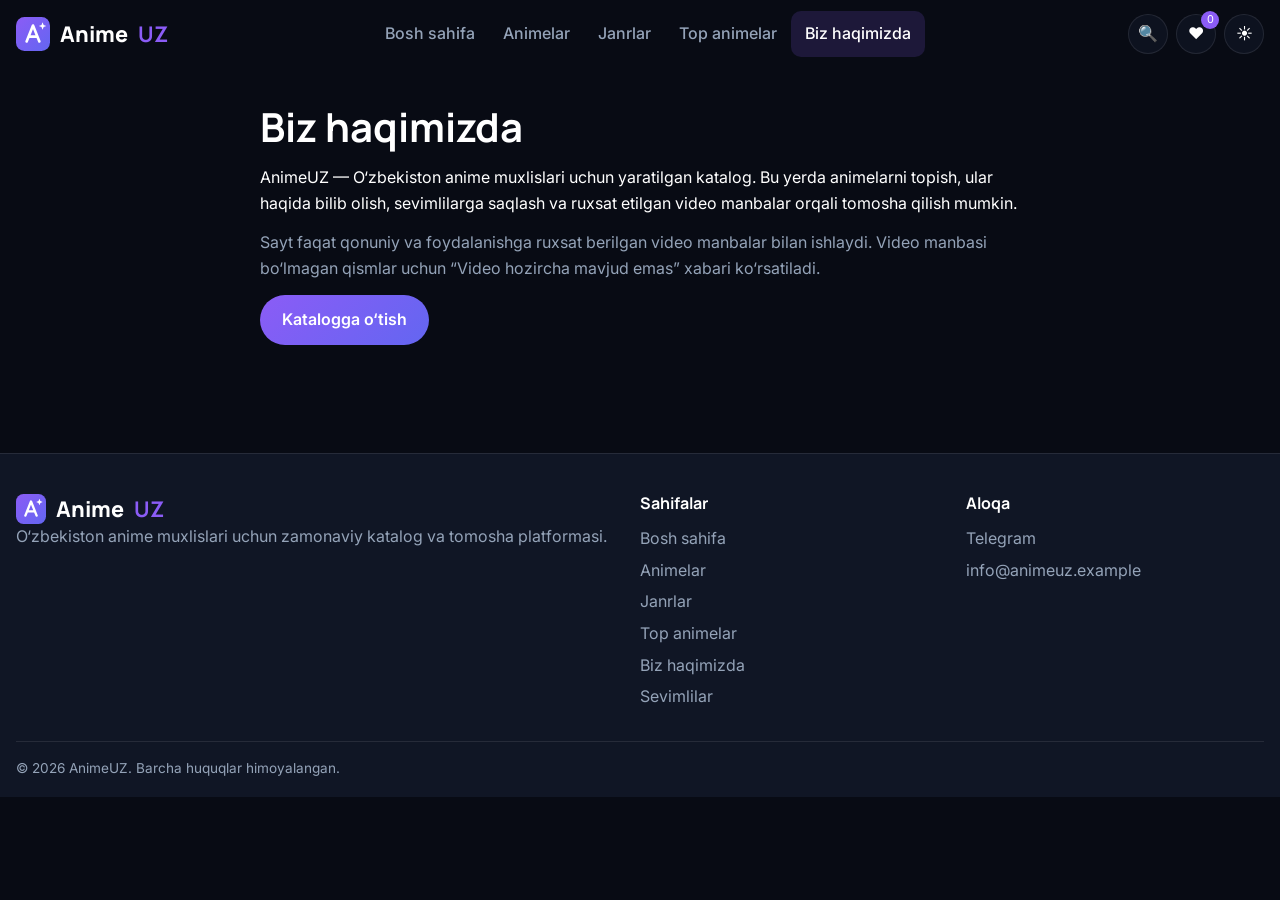
<file: about.html>
<!DOCTYPE html>
<html lang="uz" data-theme="dark"><head><meta charset="UTF-8"><meta name="viewport" content="width=device-width,initial-scale=1">
<title>Biz haqimizda — AnimeUZ</title><meta name="description" content="AnimeUZ — O‘zbekiston anime muxlislari uchun zamonaviy katalog va tomosha platformasi.">
<meta property="og:title" content="Biz haqimizda — AnimeUZ"><meta property="og:description" content="AnimeUZ — O‘zbekiston anime muxlislari uchun zamonaviy katalog va tomosha platformasi."><meta property="og:type" content="website"><meta property="og:image" content="assets/logo/logo.svg">
<link rel="icon" href="assets/logo/logo.svg" type="image/svg+xml">
<link rel="stylesheet" href="https://fonts.googleapis.com/css2?family=Inter:wght@400;500;600&family=Manrope:wght@700;800&display=swap">
<link rel="stylesheet" href="css/style.css"><link rel="stylesheet" href="css/components.css"><link rel="stylesheet" href="css/animations.css"><link rel="stylesheet" href="css/favorites.css"><link rel="stylesheet" href="css/responsive.css"></head><body><div id="site-header"></div><main id="main">
<div class="container section narrow"><h1>Biz haqimizda</h1>
<p>AnimeUZ — O‘zbekiston anime muxlislari uchun yaratilgan katalog. Bu yerda animelarni topish, ular haqida bilib olish, sevimlilarga saqlash va ruxsat etilgan video manbalar orqali tomosha qilish mumkin.</p>
<p class="muted">Sayt faqat qonuniy va foydalanishga ruxsat berilgan video manbalar bilan ishlaydi. Video manbasi bo‘lmagan qismlar uchun “Video hozircha mavjud emas” xabari ko‘rsatiladi.</p>
<p><a class="btn" href="anime.html">Katalogga o‘tish</a></p></div></main><div id="site-footer"></div><script src="js/data.js"></script><script src="js/storage.js"></script><script src="js/utils.js"></script><script src="js/search.js"></script><script src="js/main.js"></script></body></html>
</file>
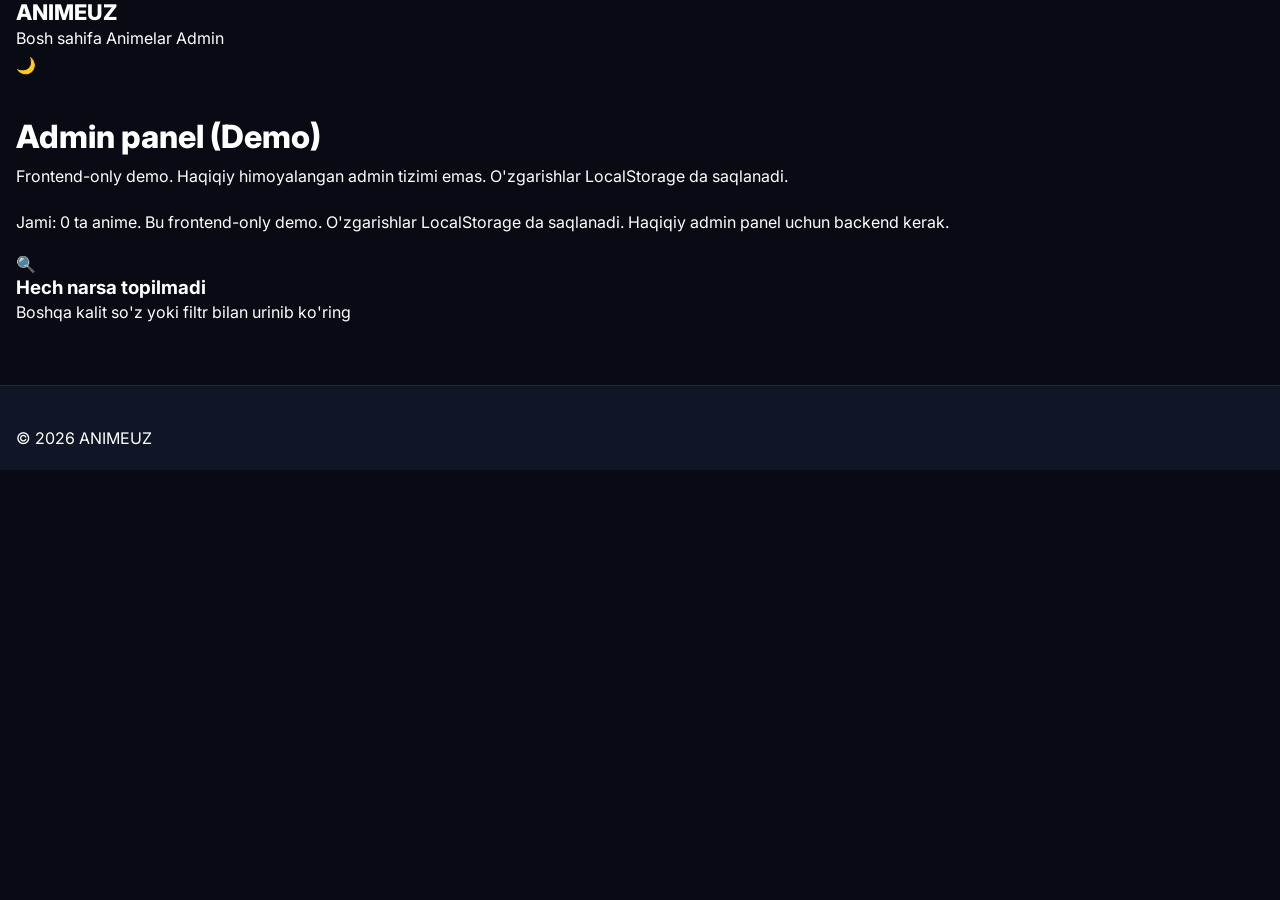
<file: admin.html>
<!DOCTYPE html>
<html lang="uz">
<head>
  <meta charset="UTF-8">
  <meta name="viewport" content="width=device-width, initial-scale=1.0">
  <title>Admin (Demo) | ANIMEUZ</title>
  <link href="https://fonts.googleapis.com/css2?family=Inter:wght@400;500;600;700;800&display=swap" rel="stylesheet">
  <link rel="stylesheet" href="css/style.css">
  <link rel="stylesheet" href="css/responsive.css">
  <link rel="stylesheet" href="css/components.css">
  <link rel="stylesheet" href="css/pages.css">
</head>
<body>
  <header class="header">
    <div class="container header-inner">
      <a href="index.html" class="logo">ANIMEUZ</a>
      <nav class="nav">
        <a href="index.html" class="nav-link">Bosh sahifa</a>
        <a href="catalog.html" class="nav-link">Animelar</a>
        <a href="admin.html" class="nav-link active">Admin</a>
      </nav>
      <div class="header-actions">
        <button class="theme-btn">☀️</button>
      </div>
    </div>
  </header>
  <main class="container">
    <div class="page-header">
      <h1>Admin panel (Demo)</h1>
      <p>Frontend-only demo. Haqiqiy himoyalangan admin tizimi emas. O'zgarishlar LocalStorage da saqlanadi.</p>
    </div>
    <div id="admin-list"></div>
  </main>
  <footer class="footer"><div class="container"><div class="footer-bottom"><p>© 2026 ANIMEUZ</p></div></div></footer>
  <script src="js/data.js"></script>
  <script src="js/theme.js"></script>
  <script src="js/favorites.js"></script>
  <script src="js/app.js"></script>
  <script src="js/admin.js"></script>
</body>
</html>
</file>
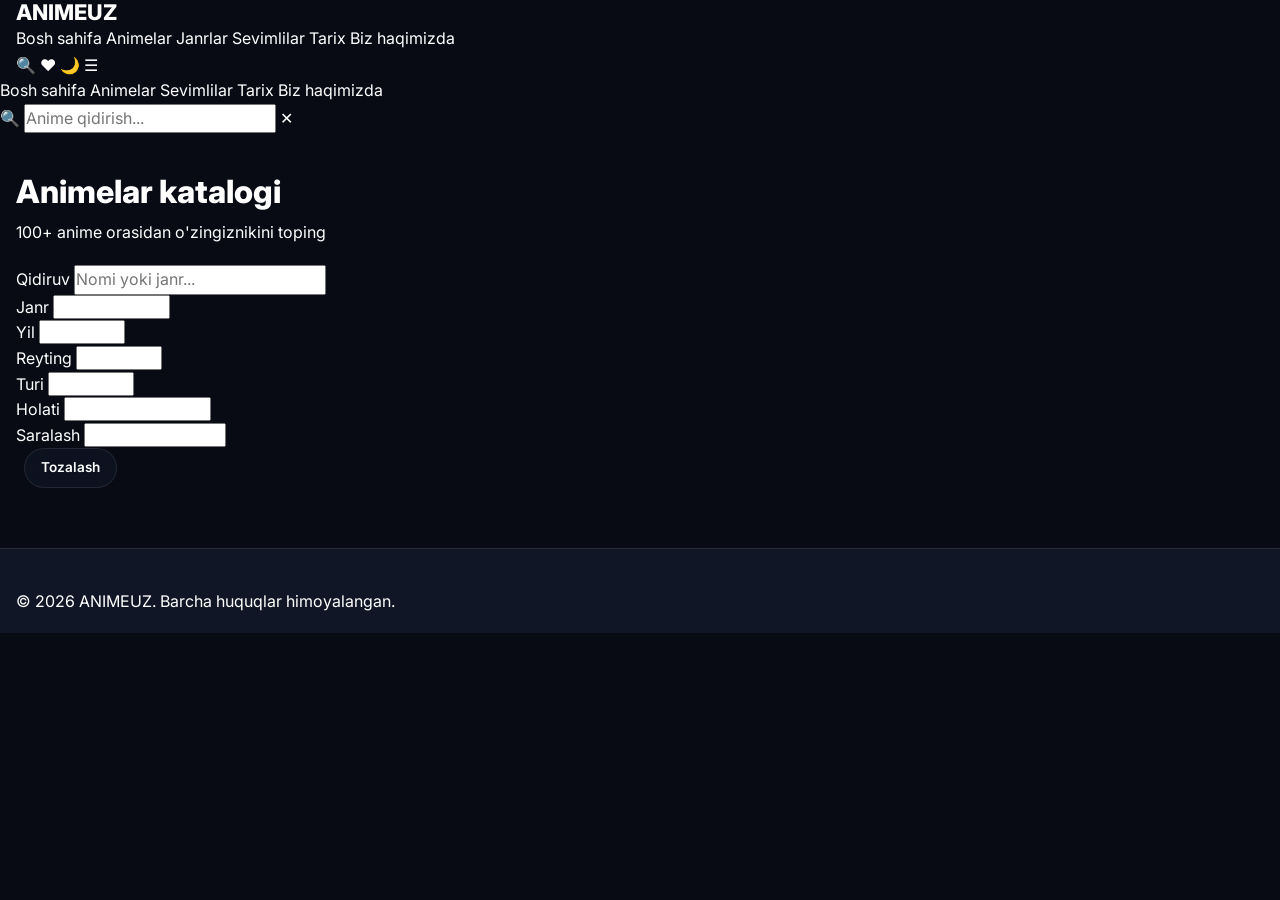
<file: catalog.html>
<!DOCTYPE html>
<html lang="uz">
<head>
  <meta charset="UTF-8">
  <meta name="viewport" content="width=device-width, initial-scale=1.0">
  <title>Animelar katalogi | ANIMEUZ</title>
  <meta name="description" content="100+ anime katalogi. Qidiruv, janr, yil, reyting bo'yicha filtrlar.">
  <link rel="icon" href="data:image/svg+xml,<svg xmlns='http://www.w3.org/2000/svg' viewBox='0 0 100 100'><text y='.9em' font-size='90'>🎌</text></svg>">
  <link href="https://fonts.googleapis.com/css2?family=Inter:wght@400;500;600;700;800&display=swap" rel="stylesheet">
  <link rel="stylesheet" href="css/style.css">
  <link rel="stylesheet" href="css/responsive.css">
  <link rel="stylesheet" href="css/animations.css">
  <link rel="stylesheet" href="css/components.css">
  <link rel="stylesheet" href="css/pages.css">
</head>
<body>
  <header class="header">
    <div class="container header-inner">
      <a href="index.html" class="logo">ANIMEUZ</a>
      <nav class="nav">
        <a href="index.html" class="nav-link">Bosh sahifa</a>
        <a href="catalog.html" class="nav-link active">Animelar</a>
        <a href="catalog.html" class="nav-link">Janrlar</a>
        <a href="favorites.html" class="nav-link">Sevimlilar</a>
        <a href="history.html" class="nav-link">Tarix</a>
        <a href="about.html" class="nav-link">Biz haqimizda</a>
      </nav>
      <div class="header-actions">
        <button class="search-btn" aria-label="Qidiruv">🔍</button>
        <a href="favorites.html" class="fav-btn-wrap search-btn" style="position:relative">❤️<span class="favorite-count" style="display:none">0</span></a>
        <button class="theme-btn">☀️</button>
        <button class="menu-btn">☰</button>
      </div>
    </div>
  </header>
  <div class="mobile-menu">
    <a href="index.html" class="nav-link">Bosh sahifa</a>
    <a href="catalog.html" class="nav-link">Animelar</a>
    <a href="favorites.html" class="nav-link">Sevimlilar</a>
    <a href="history.html" class="nav-link">Tarix</a>
    <a href="about.html" class="nav-link">Biz haqimizda</a>
  </div>
  <div class="search-overlay">
    <div class="search-box">
      <div class="search-input-wrap">
        <span>🔍</span>
        <input type="text" class="search-input" placeholder="Anime qidirish..." autocomplete="off">
        <button class="close-search btn-icon">✕</button>
      </div>
      <div class="search-results"></div>
    </div>
  </div>

  <main class="container">
    <div class="page-header">
      <h1>Animelar katalogi</h1>
      <p>100+ anime orasidan o'zingiznikini toping</p>
    </div>

    <div class="filters-panel">
      <div class="filter-group" style="flex:1;min-width:180px">
        <label>Qidiruv</label>
        <input type="text" id="filter-search" placeholder="Nomi yoki janr...">
      </div>
      <div class="filter-group">
        <label>Janr</label>
        <select id="filter-genre">
          <option value="">Barchasi</option>
          <option value="Action">Action</option>
          <option value="Adventure">Adventure</option>
          <option value="Comedy">Comedy</option>
          <option value="Drama">Drama</option>
          <option value="Fantasy">Fantasy</option>
          <option value="Romance">Romance</option>
          <option value="Horror">Horror</option>
          <option value="Mystery">Mystery</option>
          <option value="Sports">Sports</option>
          <option value="Sci-Fi">Sci-Fi</option>
          <option value="Supernatural">Supernatural</option>
          <option value="Slice of Life">Slice of Life</option>
        </select>
      </div>
      <div class="filter-group">
        <label>Yil</label>
        <select id="filter-year"><option value="">Barchasi</option></select>
      </div>
      <div class="filter-group">
        <label>Reyting</label>
        <select id="filter-rating">
          <option value="">Barchasi</option>
          <option value="9">9+</option>
          <option value="8">8+</option>
          <option value="7">7+</option>
        </select>
      </div>
      <div class="filter-group">
        <label>Turi</label>
        <select id="filter-type">
          <option value="">Barchasi</option>
          <option value="TV">TV</option>
          <option value="Movie">Movie</option>
          <option value="ONA">ONA</option>
        </select>
      </div>
      <div class="filter-group">
        <label>Holati</label>
        <select id="filter-status">
          <option value="">Barchasi</option>
          <option value="Tugallangan">Tugallangan</option>
          <option value="Davom etmoqda">Davom etmoqda</option>
        </select>
      </div>
      <div class="filter-group">
        <label>Saralash</label>
        <select id="filter-sort">
          <option value="rating-desc">Reyting (yuqori)</option>
          <option value="rating-asc">Reyting (past)</option>
          <option value="year-desc">Yil (yangi)</option>
          <option value="year-asc">Yil (eski)</option>
          <option value="title-asc">Alifbo (A-Z)</option>
          <option value="title-desc">Alifbo (Z-A)</option>
          <option value="views-desc">Ko'rishlar</option>
        </select>
      </div>
      <div class="filter-group" style="justify-content:flex-end">
        <label>&nbsp;</label>
        <button id="clear-filters" class="btn btn-ghost btn-sm">Tozalash</button>
      </div>
    </div>

    <div class="results-info" id="results-info"></div>
    <div class="anime-grid" id="catalog-grid"></div>
    <div class="pagination" id="pagination"></div>
  </main>

  <footer class="footer">
    <div class="container">
      <div class="footer-bottom">
        <p>© 2026 ANIMEUZ. Barcha huquqlar himoyalangan.</p>
      </div>
    </div>
  </footer>
  <div class="toast-container"></div>

  <script src="js/data.js"></script>
  <script src="js/theme.js"></script>
  <script src="js/favorites.js"></script>
  <script src="js/history.js"></script>
  <script src="js/search.js"></script>
  <script src="js/app.js"></script>
  <script src="js/catalog.js"></script>
</body>
</html>
</file>
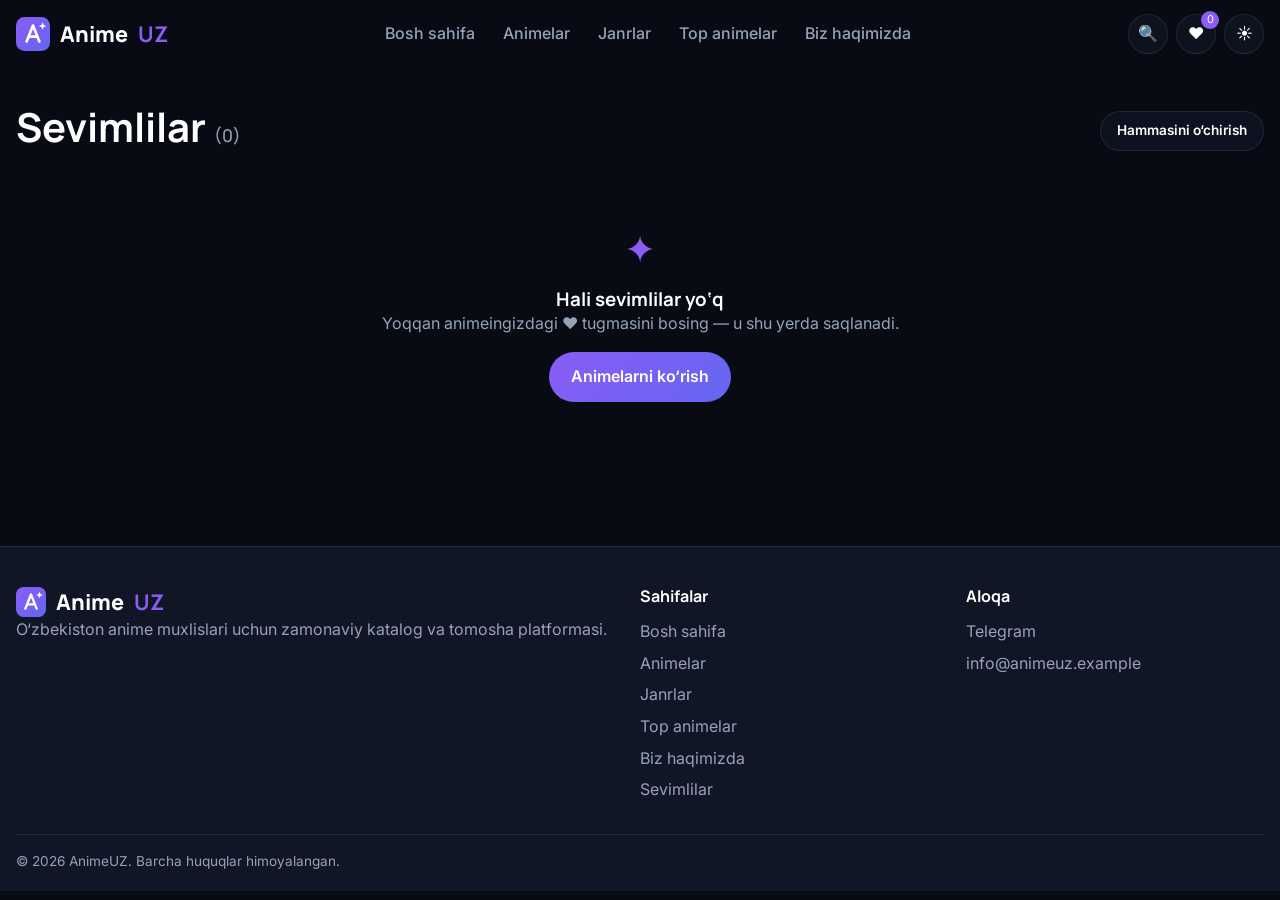
<file: favorites.html>
<!DOCTYPE html>
<html lang="uz" data-theme="dark"><head><meta charset="UTF-8"><meta name="viewport" content="width=device-width,initial-scale=1">
<title>Sevimlilar — AnimeUZ</title><meta name="description" content="Sevimli animelaringiz bir joyda.">
<meta property="og:title" content="Sevimlilar — AnimeUZ"><meta property="og:description" content="Sevimli animelaringiz bir joyda."><meta property="og:type" content="website"><meta property="og:image" content="assets/logo/logo.svg">
<link rel="icon" href="assets/logo/logo.svg" type="image/svg+xml">
<link rel="stylesheet" href="https://fonts.googleapis.com/css2?family=Inter:wght@400;500;600&family=Manrope:wght@700;800&display=swap">
<link rel="stylesheet" href="css/style.css"><link rel="stylesheet" href="css/components.css"><link rel="stylesheet" href="css/animations.css"><link rel="stylesheet" href="css/favorites.css"><link rel="stylesheet" href="css/responsive.css"></head><body><div id="site-header"></div><main id="main"><div class="container section"><div class="sec-head"><h1>Sevimlilar <span class="muted" id="favN"></span></h1><button class="btn btn-ghost btn-sm" id="clear">Hammasini o‘chirish</button></div><div id="favList"></div></div></main><div id="site-footer"></div><script src="js/data.js"></script><script src="js/storage.js"></script><script src="js/utils.js"></script><script src="js/search.js"></script><script src="js/main.js"></script><script src="js/favorites.js"></script></body></html>
</file>
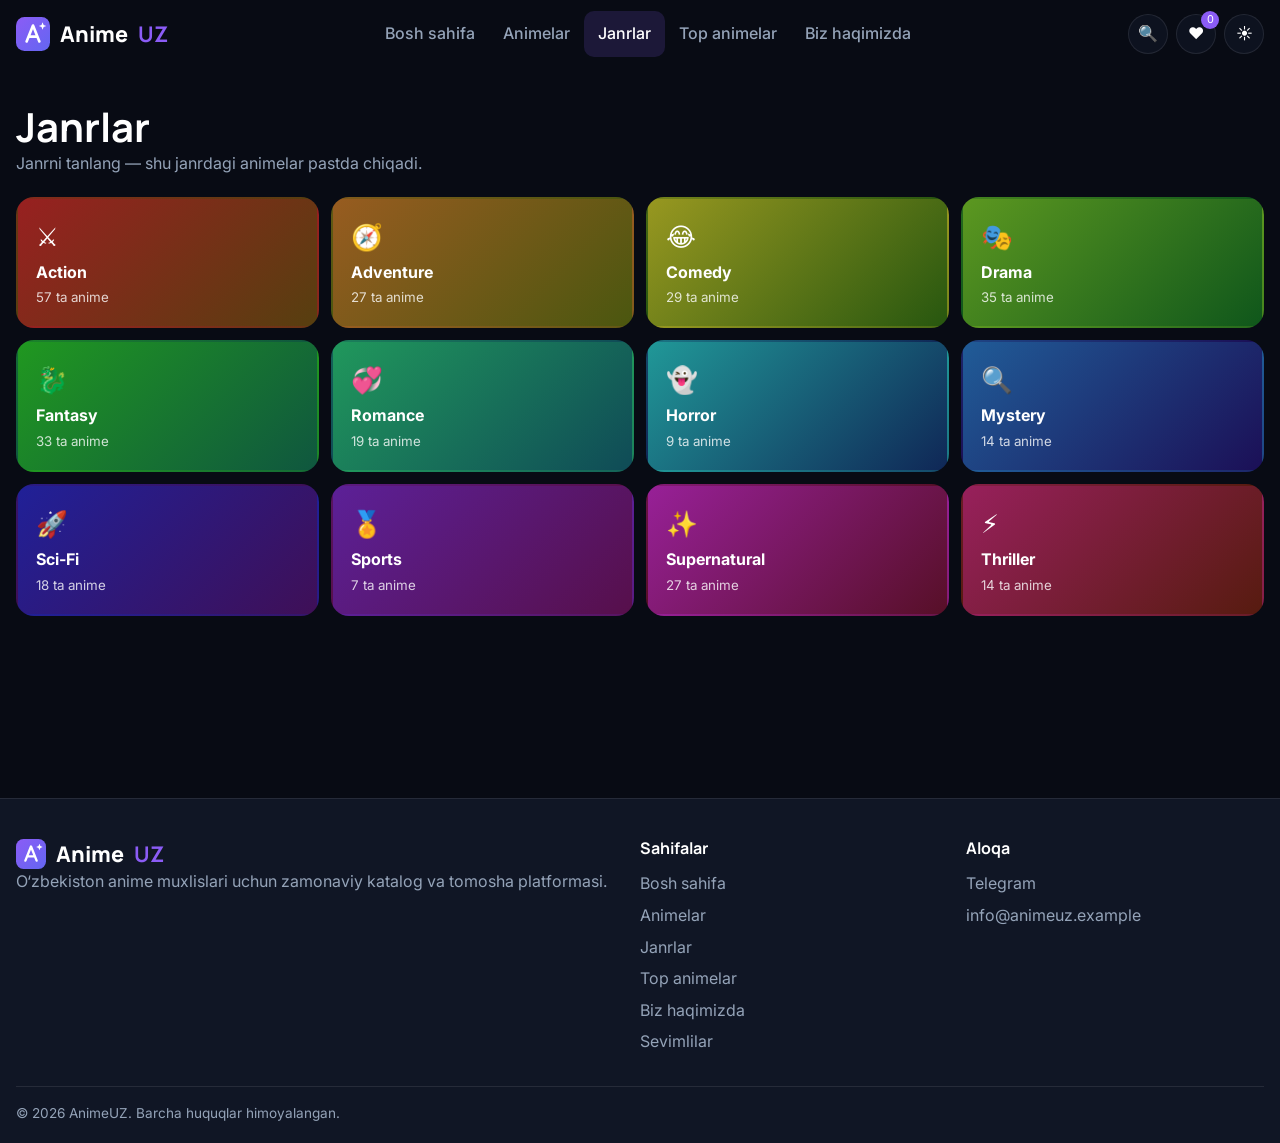
<file: genres.html>
<!DOCTYPE html>
<html lang="uz" data-theme="dark"><head><meta charset="UTF-8"><meta name="viewport" content="width=device-width,initial-scale=1">
<title>Janrlar — AnimeUZ</title><meta name="description" content="Action, Fantasy, Romance va boshqa janrlar bo‘yicha animelarni toping.">
<meta property="og:title" content="Janrlar — AnimeUZ"><meta property="og:description" content="Action, Fantasy, Romance va boshqa janrlar bo‘yicha animelarni toping."><meta property="og:type" content="website"><meta property="og:image" content="assets/logo/logo.svg">
<link rel="icon" href="assets/logo/logo.svg" type="image/svg+xml">
<link rel="stylesheet" href="https://fonts.googleapis.com/css2?family=Inter:wght@400;500;600&family=Manrope:wght@700;800&display=swap">
<link rel="stylesheet" href="css/style.css"><link rel="stylesheet" href="css/components.css"><link rel="stylesheet" href="css/animations.css"><link rel="stylesheet" href="css/anime.css"><link rel="stylesheet" href="css/responsive.css"></head><body><div id="site-header"></div><main id="main">
<div class="container section"><h1>Janrlar</h1><p class="muted">Janrni tanlang — shu janrdagi animelar pastda chiqadi.</p><div class="genre-cards" id="genreCards"></div>
<div id="result" class="section"></div></div></main><div id="site-footer"></div><script src="js/data.js"></script><script src="js/storage.js"></script><script src="js/utils.js"></script><script src="js/search.js"></script><script src="js/main.js"></script><script src="js/genres.js"></script></body></html>
</file>
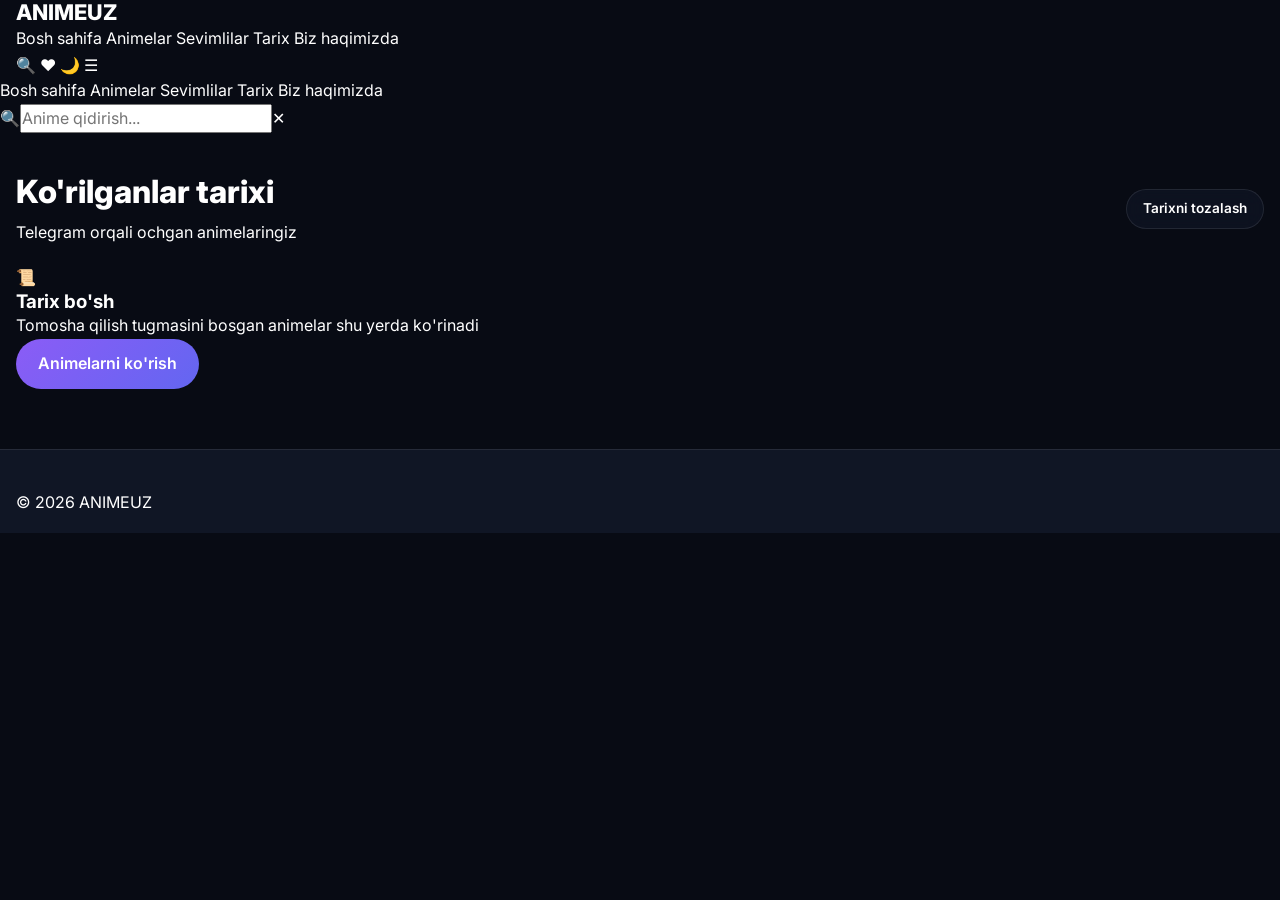
<file: history.html>
<!DOCTYPE html>
<html lang="uz">
<head>
  <meta charset="UTF-8">
  <meta name="viewport" content="width=device-width, initial-scale=1.0">
  <title>Ko'rilganlar tarixi | ANIMEUZ</title>
  <link rel="icon" href="data:image/svg+xml,<svg xmlns='http://www.w3.org/2000/svg' viewBox='0 0 100 100'><text y='.9em' font-size='90'>🎌</text></svg>">
  <link href="https://fonts.googleapis.com/css2?family=Inter:wght@400;500;600;700;800&display=swap" rel="stylesheet">
  <link rel="stylesheet" href="css/style.css">
  <link rel="stylesheet" href="css/responsive.css">
  <link rel="stylesheet" href="css/animations.css">
  <link rel="stylesheet" href="css/components.css">
  <link rel="stylesheet" href="css/pages.css">
</head>
<body>
  <header class="header">
    <div class="container header-inner">
      <a href="index.html" class="logo">ANIMEUZ</a>
      <nav class="nav">
        <a href="index.html" class="nav-link">Bosh sahifa</a>
        <a href="catalog.html" class="nav-link">Animelar</a>
        <a href="favorites.html" class="nav-link">Sevimlilar</a>
        <a href="history.html" class="nav-link active">Tarix</a>
        <a href="about.html" class="nav-link">Biz haqimizda</a>
      </nav>
      <div class="header-actions">
        <button class="search-btn">🔍</button>
        <a href="favorites.html" class="fav-btn-wrap search-btn" style="position:relative">❤️<span class="favorite-count" style="display:none">0</span></a>
        <button class="theme-btn">☀️</button>
        <button class="menu-btn">☰</button>
      </div>
    </div>
  </header>
  <div class="mobile-menu">
    <a href="index.html" class="nav-link">Bosh sahifa</a>
    <a href="catalog.html" class="nav-link">Animelar</a>
    <a href="favorites.html" class="nav-link">Sevimlilar</a>
    <a href="history.html" class="nav-link">Tarix</a>
    <a href="about.html" class="nav-link">Biz haqimizda</a>
  </div>
  <div class="search-overlay">
    <div class="search-box">
      <div class="search-input-wrap"><span>🔍</span><input type="text" class="search-input" placeholder="Anime qidirish..."><button class="close-search btn-icon">✕</button></div>
      <div class="search-results"></div>
    </div>
  </div>

  <main class="container">
    <div class="page-header" style="display:flex;justify-content:space-between;align-items:center;flex-wrap:wrap;gap:16px">
      <div>
        <h1>Ko'rilganlar tarixi</h1>
        <p>Telegram orqali ochgan animelaringiz</p>
      </div>
      <button id="clear-hist" class="btn btn-ghost btn-sm">Tarixni tozalash</button>
    </div>
    <div id="history-list"></div>
  </main>

  <footer class="footer"><div class="container"><div class="footer-bottom"><p>© 2026 ANIMEUZ</p></div></div></footer>
  <div class="toast-container"></div>

  <script src="js/data.js"></script>
  <script src="js/theme.js"></script>
  <script src="js/favorites.js"></script>
  <script src="js/history.js"></script>
  <script src="js/search.js"></script>
  <script src="js/app.js"></script>
  <script>
    document.addEventListener('DOMContentLoaded', () => {
      const list = document.getElementById('history-list');
      const hist = AnimeUZHistory.getHistory();
      if (hist.length === 0) {
        list.innerHTML = `<div class="empty-state">
          <div class="icon">📜</div>
          <h3>Tarix bo'sh</h3>
          <p>Tomosha qilish tugmasini bosgan animelar shu yerda ko'rinadi</p>
          <a href="catalog.html" class="btn btn-primary">Animelarni ko'rish</a>
        </div>`;
      } else {
        list.innerHTML = hist.map(h => {
          const date = new Date(h.date).toLocaleString('uz-UZ');
          return `<div class="history-item">
            <img src="${escapeHtml(h.poster)}" alt="" loading="lazy" onerror="this.src='https://via.placeholder.com/60x85'">
            <div class="info">
              <div style="font-weight:600;margin-bottom:4px">${escapeHtml(h.title)}</div>
              <div class="date">${date}</div>
            </div>
            <a href="details.html?id=${h.id}" class="btn btn-ghost btn-sm">Batafsil</a>
          </div>`;
        }).join('');
      }
      document.getElementById('clear-hist').addEventListener('click', () => {
        if (confirm('Tarixni tozalaysizmi?')) {
          AnimeUZHistory.clearHistory();
          location.reload();
        }
      });
    });
  </script>
</body>
</html>
</file>
<file: css/style.css>
:root{--bg:#080B14;--bg2:#101625;--card:#151D30;--p:#8B5CF6;--s:#6366F1;--t:#fff;--m:#94A3B8;--line:rgba(255,255,255,.09);--glass:rgba(16,22,37,.72)}
[data-theme=light]{--bg:#F3F5FB;--bg2:#fff;--card:#fff;--t:#0F172A;--m:#64748B;--line:rgba(15,23,42,.1);--glass:rgba(255,255,255,.78)}
*{box-sizing:border-box;margin:0;padding:0}
html{scroll-behavior:smooth}
body{font-family:Inter,system-ui,sans-serif;background:var(--bg);color:var(--t);line-height:1.6;min-height:100vh;overflow-x:hidden}
h1,h2,h3,h4,.logo{font-family:Manrope,Inter,sans-serif;line-height:1.2}
h1{font-size:clamp(1.7rem,4vw,2.5rem)}h2{font-size:1.45rem}
a{color:inherit;text-decoration:none}img{max-width:100%;display:block}
button,select,input{font:inherit;color:inherit}button{cursor:pointer;background:none;border:0}
:focus-visible{outline:2px solid var(--p);outline-offset:2px}
.container{width:min(1280px,100% - 32px);margin:0 auto}.narrow{max-width:760px}.narrow p{margin:14px 0}
.section{padding:34px 0}.center{text-align:center;padding:26px 0}.muted{color:var(--m)}.small{font-size:.85rem}.pad{padding:18px}
.btn{display:inline-flex;align-items:center;justify-content:center;gap:8px;padding:12px 22px;border-radius:999px;font-weight:600;background:linear-gradient(135deg,var(--p),var(--s));color:#fff;transition:transform .2s,box-shadow .2s}
.btn:hover{transform:translateY(-2px);box-shadow:0 8px 28px rgba(139,92,246,.45)}.btn:active{transform:scale(.97)}.btn:disabled{opacity:.4;pointer-events:none}
.btn-ghost{background:var(--glass);border:1px solid var(--line);color:var(--t);backdrop-filter:blur(10px)}
.btn-sm{padding:8px 16px;font-size:.85rem}.btn-fav.on{border-color:var(--p);color:var(--p)}
.nav{position:sticky;top:0;z-index:50;transition:background .3s,border-color .3s;border-bottom:1px solid transparent}
.nav.scrolled{background:var(--glass);backdrop-filter:blur(16px);border-color:var(--line)}
.nav-in{display:flex;align-items:center;justify-content:space-between;height:68px;gap:12px}
.logo{display:flex;align-items:center;gap:10px;font-weight:800;font-size:1.35rem}.logo b{color:var(--p)}
.nav-links{position:absolute;top:68px;left:0;right:0;display:none;flex-direction:column;background:var(--bg2);padding:10px 16px;border-bottom:1px solid var(--line)}
.nav-links.open{display:flex}.nav-links a{padding:10px 14px;border-radius:10px;color:var(--m);font-weight:500}
.nav-links a:hover,.nav-links a.active{color:var(--t);background:rgba(139,92,246,.16)}
.nav-act{display:flex;gap:8px}
.icon-btn{position:relative;width:40px;height:40px;border-radius:50%;display:grid;place-items:center;background:var(--glass);border:1px solid var(--line);transition:.2s}
.icon-btn:hover{border-color:var(--p);transform:translateY(-2px)}
.fav-count{position:absolute;top:-4px;right:-4px;min-width:18px;height:18px;border-radius:9px;background:var(--p);color:#fff;font-size:.68rem;display:grid;place-items:center;padding:0 4px}
.footer{margin-top:60px;background:var(--bg2);border-top:1px solid var(--line);padding:40px 0 18px}
.foot-grid{display:grid;gap:28px}.foot-grid h4{margin-bottom:10px}.foot-grid a:not(.logo){display:block;color:var(--m);padding:3px 0}.foot-grid a:hover{color:var(--p)}
.copy{margin-top:28px;padding-top:16px;border-top:1px solid var(--line);font-size:.85rem}
</file>
<file: css/components.css>
.sec-head{display:flex;justify-content:space-between;align-items:flex-end;gap:12px;margin-bottom:18px;flex-wrap:wrap}
.grid{display:grid;gap:16px;grid-template-columns:repeat(2,1fr)}
.row{display:flex;gap:16px;overflow-x:auto;padding:6px 2px 14px;scroll-snap-type:x proximity}.row .card{flex:0 0 160px;scroll-snap-align:start}
.card{background:var(--card);border:1px solid var(--line);border-radius:18px;overflow:hidden;transition:transform .25s,box-shadow .25s,border-color .25s}
.card:hover{transform:translateY(-5px);border-color:rgba(139,92,246,.6);box-shadow:0 12px 34px rgba(139,92,246,.28)}
.card-img{position:relative;display:block;aspect-ratio:2/3;background:var(--bg2);overflow:hidden}
.card-img img{width:100%;height:100%;object-fit:cover;transition:transform .4s}.card:hover .card-img img{transform:scale(1.06)}
.badge,.type{position:absolute;top:8px;padding:2px 9px;border-radius:999px;font-size:.75rem;font-weight:600;background:rgba(8,11,20,.75);color:#fff;backdrop-filter:blur(6px)}
.badge{left:8px;color:#FBBF24}.type{right:8px}
.card-body{padding:12px}.card-body h3{font-size:.95rem;white-space:nowrap;overflow:hidden;text-overflow:ellipsis}.card-body p{font-size:.8rem;margin:2px 0 10px;white-space:nowrap;overflow:hidden;text-overflow:ellipsis}
.card-act{display:flex;justify-content:space-between;align-items:center;gap:8px}
.fav-btn{width:34px;height:34px;border-radius:50%;border:1px solid var(--line);color:var(--m);transition:.2s}.fav-btn:hover{border-color:var(--p);color:var(--p)}
.fav-btn.on{background:var(--p);border-color:var(--p);color:#fff}
.chip,.pill{display:inline-block;padding:4px 12px;border-radius:999px;font-size:.82rem;background:rgba(139,92,246,.16);border:1px solid rgba(139,92,246,.35)}
.pill{background:rgba(255,255,255,.12);border-color:rgba(255,255,255,.2);color:#fff}.chip:hover{background:var(--p);color:#fff}
.meta{display:flex;flex-wrap:wrap;gap:8px;margin:10px 0}.btns{display:flex;flex-wrap:wrap;gap:10px}
.empty{text-align:center;padding:50px 16px;grid-column:1/-1}.empty-i{font-size:2.4rem;color:var(--p);margin-bottom:8px}.empty .btn{margin-top:16px}
.sk .card-img{animation:shimmer 1.3s infinite linear;background:linear-gradient(90deg,var(--bg2) 25%,var(--card) 50%,var(--bg2) 75%);background-size:200% 100%}
.sk-l{height:12px;border-radius:6px;margin:6px 0;background:var(--bg2)}.sk-l.s{width:60%}
#toast{position:fixed;left:50%;bottom:26px;transform:translate(-50%,20px);background:var(--card);border:1px solid var(--p);padding:10px 20px;border-radius:999px;opacity:0;pointer-events:none;transition:.3s;z-index:200}
#toast.show{opacity:1;transform:translate(-50%,0)}
.s-overlay{position:fixed;inset:0;z-index:100;background:rgba(8,11,20,.72);backdrop-filter:blur(8px);display:flex;justify-content:center;align-items:flex-start;padding:70px 14px}
.s-overlay[hidden]{display:none}
.s-panel{width:min(640px,100%);background:var(--bg2);border:1px solid var(--line);border-radius:20px;overflow:hidden;animation:fadeUp .25s}
.s-panel input{width:100%;padding:18px 20px;background:none;border:0;border-bottom:1px solid var(--line);outline:none;font-size:1.05rem}
.s-res{max-height:60vh;overflow:auto}.s-item{display:flex;gap:12px;align-items:center;padding:10px 16px}.s-item:hover{background:rgba(139,92,246,.14)}
.s-item img{width:42px;height:60px;border-radius:8px;object-fit:cover}.s-item span{display:block;font-size:.8rem}
</file>
<file: css/animations.css>
@keyframes pageIn{from{opacity:0}to{opacity:1}}
@keyframes fadeUp{from{opacity:0;transform:translateY(16px)}to{opacity:1;transform:none}}
@keyframes shimmer{to{background-position:-200% 0}}
body{animation:pageIn .5s ease}body.leaving{opacity:0;transition:opacity .18s}
.reveal{opacity:0;transform:translateY(18px);transition:opacity .6s,transform .6s}.reveal.in{opacity:1;transform:none}
.slide.active .slide-txt{animation:fadeUp .7s both}
@media(prefers-reduced-motion:reduce){*,*::before,*::after{animation:none!important;transition:none!important;scroll-behavior:auto!important}.reveal{opacity:1;transform:none}}
</file>
<file: css/favorites.css>
.section h1 .muted{font-size:1.1rem;font-weight:500}
</file>
<file: css/responsive.css>
@media(min-width:600px){.grid{grid-template-columns:repeat(3,1fr)}.filters{grid-template-columns:repeat(3,1fr)}.genre-tiles{grid-template-columns:repeat(3,1fr)}.genre-cards{grid-template-columns:repeat(3,1fr)}.foot-grid{grid-template-columns:2fr 1fr 1fr}.info{grid-template-columns:repeat(4,1fr)}.row .card{flex-basis:185px}.vol{display:block}}
@media(min-width:900px){
.nav-links{position:static;display:flex;flex-direction:row;background:none;border:0;padding:0}.burger{display:none}
.grid{grid-template-columns:repeat(4,1fr)}.filters{grid-template-columns:2fr repeat(6,1fr) auto}.filters .f-q{grid-column:auto}
.hero-poster{display:block}.h-arr{display:block}.genre-tiles{grid-template-columns:repeat(6,1fr)}.genre-cards{grid-template-columns:repeat(4,1fr)}
.why{grid-template-columns:repeat(5,1fr)}.d-wrap{flex-direction:row;align-items:flex-end}.d-poster{width:250px}
.watch-layout{grid-template-columns:1fr 330px;align-items:start}}
@media(min-width:1200px){.grid{grid-template-columns:repeat(5,1fr)}}
</file>
<file: css/pages.css>
/* Page specific extras */
.page-header {
  padding: 40px 0 20px;
}

.page-header h1 {
  font-size: 2rem;
  font-weight: 800;
  margin-bottom: 8px;
}

.page-header p {
  color: var(--text-muted);
}

.about-content {
  max-width: 800px;
  margin: 0 auto;
}

.about-content h2 {
  font-size: 1.5rem;
  margin: 30px 0 12px;
  color: var(--accent-light);
}

.about-content p {
  color: var(--text-secondary);
  margin-bottom: 16px;
  line-height: 1.7;
}

.admin-table {
  width: 100%;
  border-collapse: collapse;
  margin-top: 20px;
}

.admin-table th,
.admin-table td {
  padding: 12px;
  text-align: left;
  border-bottom: 1px solid var(--border);
}

.admin-table th {
  background: var(--bg-card);
  color: var(--accent-light);
  font-weight: 600;
}

.admin-form {
  display: grid;
  gap: 16px;
  max-width: 600px;
}

.admin-form label {
  display: block;
  margin-bottom: 4px;
  font-size: 0.9rem;
  color: var(--text-muted);
}

.admin-form input,
.admin-form textarea,
.admin-form select {
  width: 100%;
  padding: 10px 14px;
  background: var(--bg-card);
  border: 1px solid var(--border);
  border-radius: var(--radius-sm);
  color: var(--text-primary);
}

.history-item {
  display: flex;
  gap: 16px;
  padding: 16px;
  background: var(--bg-card);
  border-radius: var(--radius);
  border: 1px solid var(--border);
  margin-bottom: 12px;
  align-items: center;
  transition: var(--transition);
}

.history-item:hover {
  border-color: var(--accent);
}

.history-item img {
  width: 60px;
  height: 85px;
  object-fit: cover;
  border-radius: 6px;
}

.history-item .info {
  flex: 1;
}

.history-item .date {
  font-size: 0.8rem;
  color: var(--text-muted);
}
</file>
<file: css/anime.css>
.filters{display:grid;gap:10px;grid-template-columns:repeat(2,1fr);margin:18px 0 24px}
.filters .f-q{grid-column:1/-1}
.filters select,.filters input{padding:11px 14px;border-radius:12px;background:var(--card);border:1px solid var(--line);outline:none;min-width:0}
.filters select option{background:var(--card);color:var(--t)}
.filters input:focus,.filters select:focus{border-color:var(--p)}
.genre-cards{display:grid;gap:12px;grid-template-columns:repeat(2,1fr);margin:20px 0}
.genre-card{display:flex;flex-direction:column;align-items:flex-start;gap:2px;padding:18px;border-radius:18px;color:#fff;text-align:left;background:linear-gradient(135deg,hsl(var(--h),65%,36%),hsl(calc(var(--h) + 40),70%,20%));border:2px solid transparent;transition:transform .2s,border-color .2s}
.genre-card:hover{transform:translateY(-4px)}.genre-card.on{border-color:#fff}.genre-card .gi{font-size:1.6rem}.genre-card small{opacity:.8}
#result h2{margin-bottom:16px}
</file>
